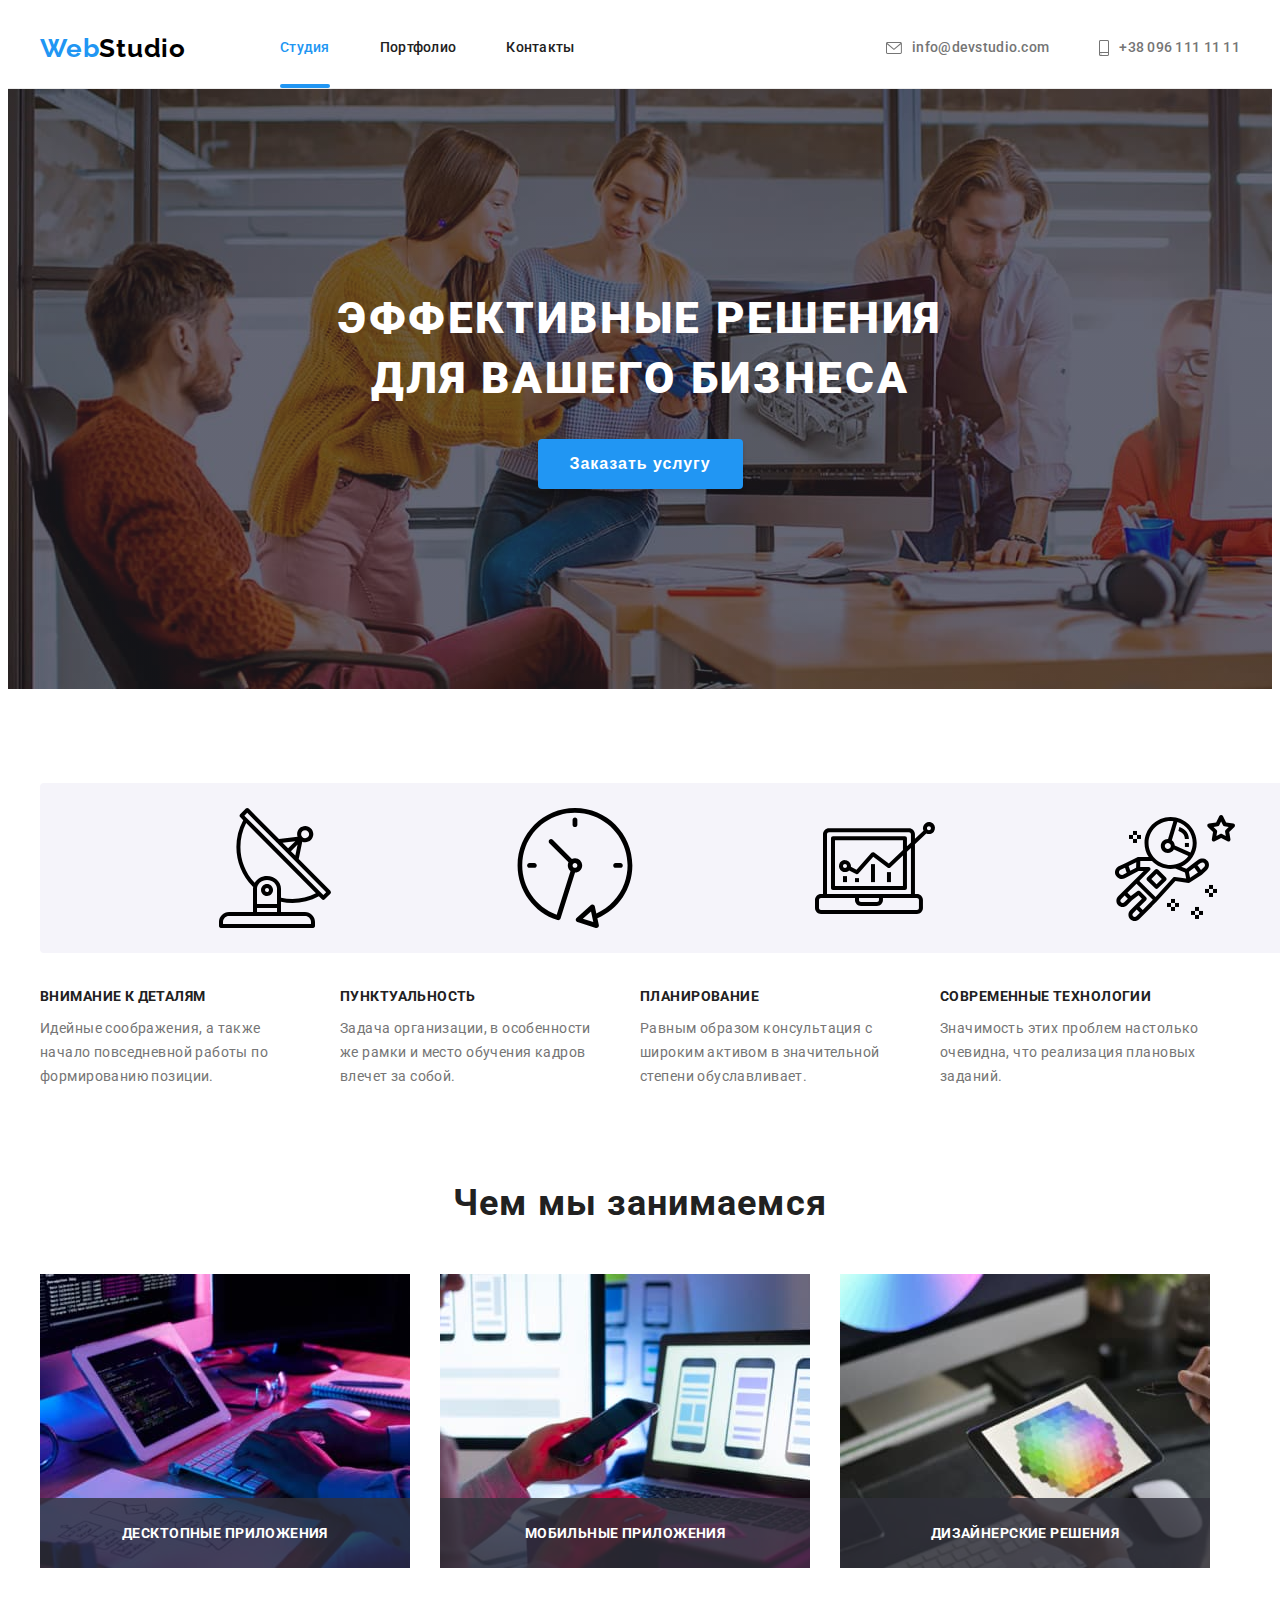
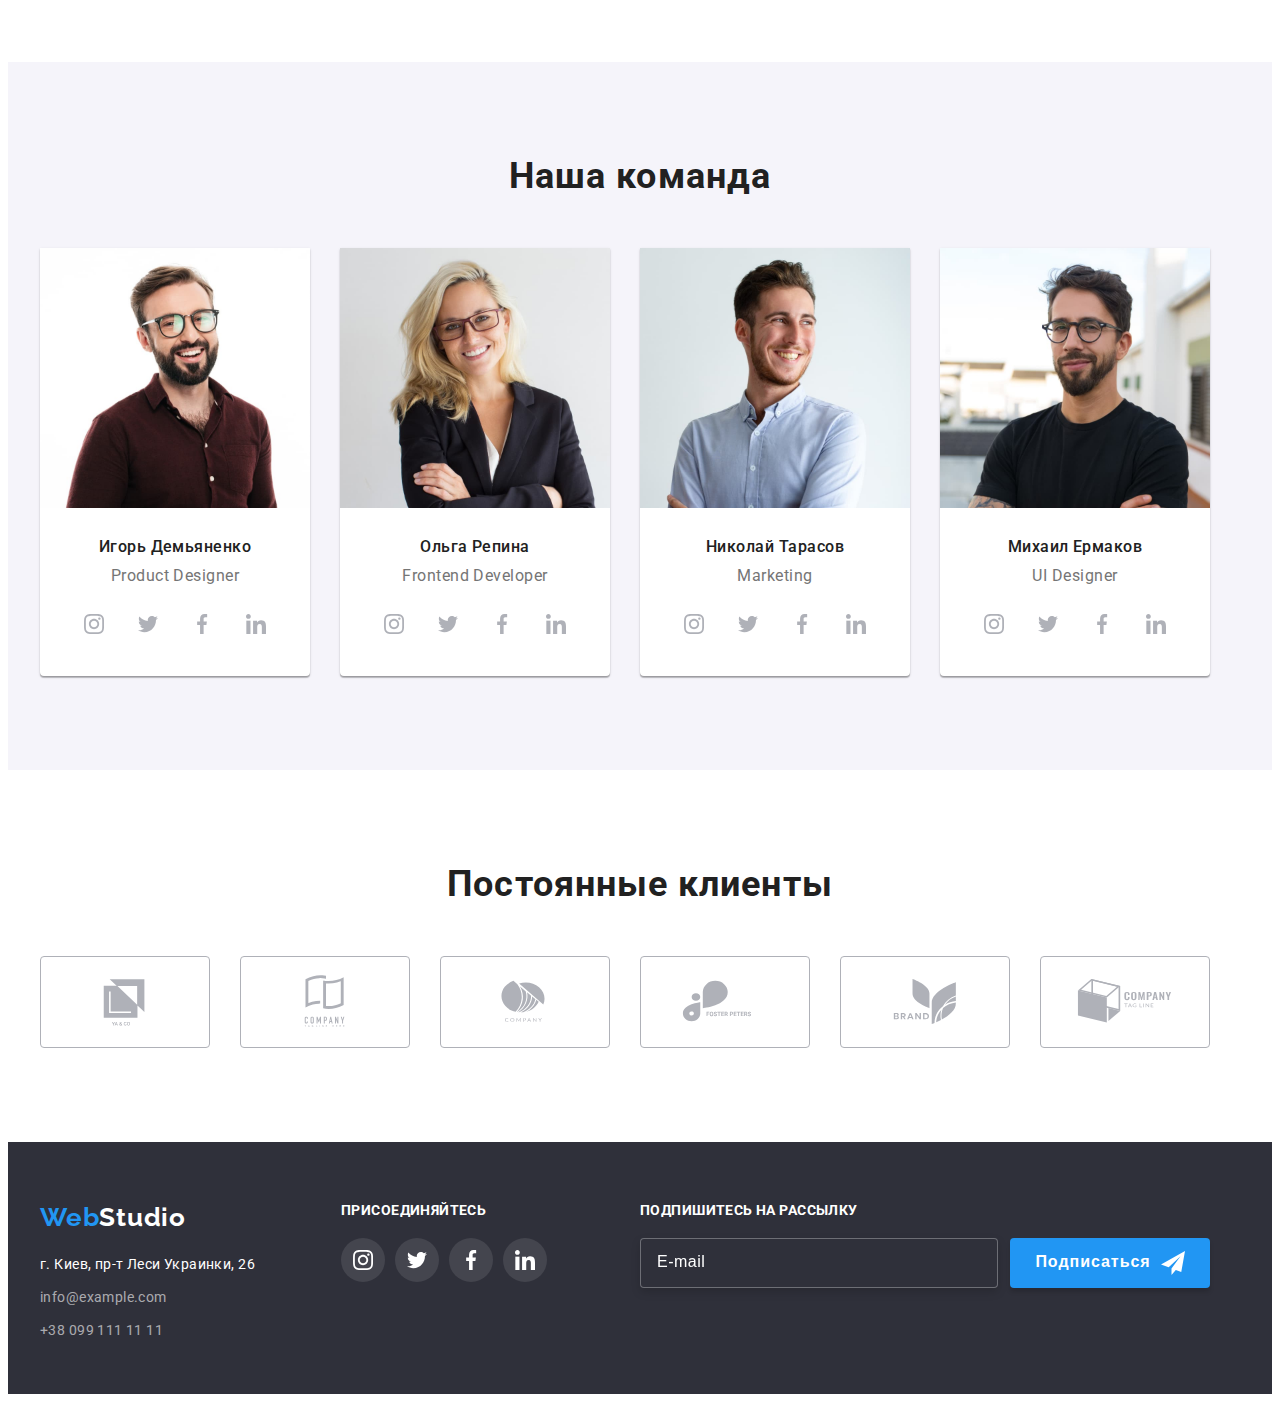
<file: index.html>
<!DOCTYPE html>
<html lang="ru">
  <head>
    <meta charset="UTF-8" />
    <meta http-equiv="X-UA-Compatible" content="IE=edge" />
    <meta name="viewport" content="width=device-width, initial-scale=1.0" />
    <title lang="en">WebStudio</title>
    <link rel="preconnect" href="https://fonts.gstatic.com" />
    <link
      href="https://fonts.googleapis.com/css2?family=Raleway:wght@700&family=Roboto:wght@400;500;700;900&display=swap"
      rel="stylesheet"
    />
    <link
      rel="stylesheet"
      href="https://cdnjs.cloudflare.com/ajax/libs/modern-normalize/1.0.0/modern-normalize.min.css"
      integrity="sha512-ISS7cAi1PEhQ8jnbJpJZMd29NlhNj4AWYyLOSp2CE/CsHxTCu+r+t0D2yoJudVrd0/8fTVPUVDzY5Tvli75u/g=="
      crossorigin="anonymous"
    />
    <link rel="stylesheet" href="./css/styles.css" />
  </head>
  <body>
    <!-- HEADER -->
    <header class="header">
      <div class="container header-container">
        <nav class="nav-header">
          <a class="link-logo link" href="./index.html" lang="en"
            ><span class="logo-first-part">Web</span>Studio</a
          >
          <ul class="menu">
            <li class="menu-item list">
              <a class="menu-link link current" href="./index.html">Студия</a>
            </li>
            <li class="menu-item list">
              <a class="menu-link link" href="./portfolio.html">Портфолио</a>
            </li>
            <li class="menu-item list">
              <a class="menu-link link" href="#">Контакты</a>
            </li>
          </ul>
        </nav>
        <ul class="list-contact">
          <li class="list-contact-item list">
            <a class="list-contact-link link" href="mailto:info@devstudio.com">
              <svg class="header-contact-icon envelope">
                <use href="./images/icons.svg#envelope"></use>
              </svg>
              info@devstudio.com</a
            >
          </li>
          <li class="list-contact-item list">
            <a class="list-contact-link link" href="tel:+380961111111">
              <svg class="header-contact-icon smartphone">
                <use href="./images/icons.svg#smartphone"></use>
              </svg>
              +38 096 111 11 11</a
            >
          </li>
        </ul>
      </div>
    </header>
    <main>
      <!--HERO-->
      <div class="overlay">
        <section class="hero-section">
          <h1 class="hero-title">
            Эффективные решения <br />
            для вашего бизнеса
          </h1>
          <div class="button">
            <button class="modal-btn" type="button" data-modal-open>
              Заказать услугу
            </button>
          </div>
        </section>
      </div>
      <!--ADVANTAGE-->
      <section class="advantage-section section">
        <div class="container">
          <h2 class="visually-hidden">Преимущества</h2>
          <ul class="advantage-list list">
            <li class="advantage-list-item">
              <svg class="advantage-icon-border">
                <use
                  class="advantage-icon"
                  href="./images/icons.svg#antenna"
                ></use>
              </svg>

              <h3 class="advantage-title">Внимание к деталям</h3>
              <p class="description">
                Идейные соображения, а также начало повседневной работы по
                формированию позиции.
              </p>
            </li>
            <li class="advantage-list-item">
              <svg class="advantage-icon-border">
                <use
                  class="advantage-icon"
                  href="./images/icons.svg#clock"
                ></use>
              </svg>

              <h3 class="advantage-title">Пунктуальность</h3>
              <p class="description">
                Задача организации, в особенности же рамки и место обучения
                кадров влечет за собой.
              </p>
            </li>
            <li class="advantage-list-item">
              <svg class="advantage-icon-border">
                <use
                  class="advantage-icon"
                  href="./images/icons.svg#diagram"
                ></use>
              </svg>
              <h3 class="advantage-title">Планирование</h3>
              <p class="description">
                Равным образом консультация с широким активом в значительной
                степени обуславливает.
              </p>
            </li>
            <li class="advantage-list-item">
              <svg class="advantage-icon-border">
                <use
                  class="advantage-icon"
                  href="./images/icons.svg#astronaut"
                ></use>
              </svg>
              <h3 class="advantage-title">Современные технологии</h3>
              <p class="description">
                Значимость этих проблем настолько очевидна, что реализация
                плановых заданий.
              </p>
            </li>
          </ul>
        </div>
      </section>

      <!--DOING-->
      <section class="section-doing section">
        <div class="container">
          <h2 class="title">Чем мы занимаемся</h2>
          <ul class="doing-list">
            <li class="doing-list-item list">
              <div class="doing-list-image-wrapper">
                <img
                  class="doing-list-image"
                  src="./images/doing/doing-1.jpg"
                  alt="Работаем на ноутбуке"
                  width="370"
                  height="294"
                />
                <div class="overlay-wrapper">
                  <p class="overlay-doing">Десктопные приложения</p>
                </div>
              </div>
            </li>
            <li class="doing-list-item list">
              <div class="doing-list-image-wrapper">
                <img
                  class="doing-list-image"
                  src="./images/doing/doing-2.jpg"
                  alt="Работаем на телефоне"
                  width="370"
                  height="294"
                />
                <div class="overlay-wrapper">
                  <p class="overlay-doing">Мобильные приложения</p>
                </div>
              </div>
            </li>
            <li class="doing-list-item list">
              <div class="doing-list-image-wrapper">
                <img
                  class="doing-list-image"
                  src="./images/doing/doing-3.jpg"
                  alt="Работаем на планшете"
                  width="370"
                  height="294"
                />
                <div class="overlay-wrapper">
                  <p class="overlay-doing">Дизайнерские решения</p>
                </div>
              </div>
            </li>
          </ul>
        </div>
      </section>

      <!--TEAM-->
      <section class="section-team section">
        <div class="container team-container">
          <h2 class="title">Наша команда</h2>
          <ul class="team-list">
            <li class="team-list-item list">
              <img
                class="team-list-image"
                src="./images/team/igor-1.jpg"
                alt="фото"
                width="270"
                height="260"
              />
              <div class="team-list-content">
                <h3 class="team-title">Игорь Демьяненко</h3>
                <p class="position" lang="en">Product Designer</p>
                <ul class="list soc-networks-list">
                  <li class="soc-networks-item">
                    <a class="soc-networks-link link" href="">
                      <svg class="soc-networks-icon">
                        <use href="./images/icons.svg#instagram"></use>
                      </svg>
                    </a>
                  </li>
                  <li class="soc-networks-item">
                    <a class="soc-networks-link link" href="">
                      <svg class="soc-networks-icon">
                        <use href="./images/icons.svg#twitter"></use>
                      </svg>
                    </a>
                  </li>
                  <li class="soc-networks-item">
                    <a class="soc-networks-link link" href="">
                      <svg class="soc-networks-icon">
                        <use href="./images/icons.svg#facebook"></use>
                      </svg>
                    </a>
                  </li>
                  <li class="soc-networks-item">
                    <a class="soc-networks-link link" href="">
                      <svg class="soc-networks-icon">
                        <use href="./images/icons.svg#linkedin"></use>
                      </svg>
                    </a>
                  </li>
                </ul>
              </div>
            </li>

            <li class="team-list-item list">
              <img
                class="team-list-image"
                src="./images/team/olga-2.jpg"
                alt="фото"
                width="270"
                height="260"
              />
              <div class="team-list-content">
                <h3 class="team-title">Ольга Репина</h3>
                <p class="position" lang="en">Frontend Developer</p>
                <ul class="list soc-networks-list">
                  <li class="soc-networks-item">
                    <a class="soc-networks-link link" href="">
                      <svg class="soc-networks-icon">
                        <use href="./images/icons.svg#instagram"></use>
                      </svg>
                    </a>
                  </li>
                  <li class="soc-networks-item">
                    <a class="soc-networks-link link" href="">
                      <svg class="soc-networks-icon">
                        <use href="./images/icons.svg#twitter"></use>
                      </svg>
                    </a>
                  </li>
                  <li class="soc-networks-item">
                    <a class="soc-networks-link link" href="">
                      <svg class="soc-networks-icon">
                        <use href="./images/icons.svg#facebook"></use>
                      </svg>
                    </a>
                  </li>
                  <li class="soc-networks-item">
                    <a class="soc-networks-link link" href="">
                      <svg class="soc-networks-icon">
                        <use href="./images/icons.svg#linkedin"></use>
                      </svg>
                    </a>
                  </li>
                </ul>
              </div>
            </li>
            <li class="team-list-item list">
              <img
                class="team-list-image"
                src="./images/team/nicholas-3.jpg"
                alt="фото"
                width="270"
                height="260"
              />
              <div class="team-list-content">
                <h3 class="team-title">Николай Тарасов</h3>
                <p class="position" lang="en">Marketing</p>
                <ul class="list soc-networks-list">
                  <li class="soc-networks-item">
                    <a class="soc-networks-link link" href="">
                      <svg class="soc-networks-icon">
                        <use href="./images/icons.svg#instagram"></use>
                      </svg>
                    </a>
                  </li>
                  <li class="soc-networks-item">
                    <a class="soc-networks-link link" href="">
                      <svg class="soc-networks-icon">
                        <use href="./images/icons.svg#twitter"></use>
                      </svg>
                    </a>
                  </li>
                  <li class="soc-networks-item">
                    <a class="soc-networks-link link" href="">
                      <svg class="soc-networks-icon">
                        <use href="./images/icons.svg#facebook"></use>
                      </svg>
                    </a>
                  </li>
                  <li class="soc-networks-item">
                    <a class="soc-networks-link link" href="">
                      <svg class="soc-networks-icon">
                        <use href="./images/icons.svg#linkedin"></use>
                      </svg>
                    </a>
                  </li>
                </ul>
              </div>
            </li>
            <li class="team-list-item list">
              <img
                class="team-list-image"
                src="./images/team/michael-4.jpg"
                alt="фото"
                width="270"
                height="260"
              />
              <div class="team-list-content">
                <h3 class="team-title">Михаил Ермаков</h3>
                <p class="position" lang="en">UI Designer</p>
                <ul class="list soc-networks-list">
                  <li class="soc-networks-item">
                    <a class="soc-networks-link link" href="">
                      <svg class="soc-networks-icon">
                        <use href="./images/icons.svg#instagram"></use>
                      </svg>
                    </a>
                  </li>
                  <li class="soc-networks-item">
                    <a class="soc-networks-link link" href="">
                      <svg class="soc-networks-icon">
                        <use href="./images/icons.svg#twitter"></use>
                      </svg>
                    </a>
                  </li>
                  <li class="soc-networks-item">
                    <a class="soc-networks-link link" href="">
                      <svg class="soc-networks-icon">
                        <use href="./images/icons.svg#facebook"></use>
                      </svg>
                    </a>
                  </li>
                  <li class="soc-networks-item">
                    <a class="soc-networks-link link" href="">
                      <svg class="soc-networks-icon">
                        <use href="./images/icons.svg#linkedin"></use>
                      </svg>
                    </a>
                  </li>
                </ul>
              </div>
            </li>
          </ul>
        </div>
      </section>
    </main>

    <!--CUSTOMERS-->
    <section class="section-customers section">
      <div class="container customers-container">
        <h2 class="title">Постоянные клиенты</h2>
        <ul class="customers-list list">
          <li class="customers-list-item">
            <a class="customers-list-link link" href="">
              <svg class="customers-icon">
                <use href="./images/icons.svg#icon-logo1"></use>
              </svg>
            </a>
          </li>
          <li class="customers-list-item">
            <a class="customers-list-link link" href="">
              <svg class="customers-icon">
                <use href="./images/icons.svg#icon-logo2"></use>
              </svg>
            </a>
          </li>
          <li class="customers-list-item">
            <a class="customers-list-link link" href="">
              <svg class="customers-icon">
                <use href="./images/icons.svg#icon-logo3"></use>
              </svg>
            </a>
          </li>
          <li class="customers-list-item">
            <a class="customers-list-link link" href="">
              <svg class="customers-icon">
                <use href="./images/icons.svg#icon-logo4"></use>
              </svg>
            </a>
          </li>
          <li class="customers-list-item">
            <a class="customers-list-link link" href="">
              <svg class="customers-icon">
                <use href="./images/icons.svg#icon-logo5"></use>
              </svg>
            </a>
          </li>
          <li class="customers-list-item">
            <a class="customers-list-link link" href="">
              <svg class="customers-icon">
                <use href="./images/icons.svg#icon-logo6"></use>
              </svg>
            </a>
          </li>
        </ul>
      </div>
    </section>
    <!--FOOTER-->
    <footer class="footer-section">
      <div class="container footer-container">
        <div class="contact">
          <a class="link-logo-footer link" href="./index.html" lang="en"
            ><span class="logo-first-part">Web</span>Studio</a
          >
          <address class="footer-contact">
            <ul class="contact-list">
              <li class="contact-list-item list">
                <a
                  class="contact-list-link link adress-color"
                  href="https://goo.gl/maps/uwmR4bDLLU36MTBo9"
                  target="_blank"
                  rel="noopener noreferrer"
                  >г. Киев, пр-т Леси Украинки, 26</a
                >
              </li>
              <li class="contact-list-item list">
                <a class="contact-list-link link" href="mailto:info@example.com"
                  >info@example.com</a
                >
              </li>
              <li class="contact-list-item list">
                <a class="contact-list-link link" href="tel:+380991111111"
                  >+38 099 111 11 11</a
                >
              </li>
            </ul>
          </address>
        </div>
        <div class="appeal">
          <h3 class="appeal-tittle">присоединяйтесь</h3>
          <ul class="appeal-list list">
            <li class="appeal-list-item">
              <a class="appeal-list-link link" href="">
                <svg class="appeal-social-icon">
                  <use href="./images/icons.svg#instagram"></use>
                </svg>
              </a>
            </li>
            <li class="appeal-list-item">
              <a class="appeal-list-link link" href="">
                <svg class="appeal-social-icon">
                  <use href="./images/icons.svg#twitter"></use>
                </svg>
              </a>
            </li>
            <li class="appeal-list-item">
              <a class="appeal-list-link link" href="">
                <svg class="appeal-social-icon">
                  <use href="./images/icons.svg#facebook"></use>
                </svg>
              </a>
            </li>
            <li class="appeal-list-item link">
              <a class="appeal-list-link" href="">
                <svg class="appeal-social-icon">
                  <use href="./images/icons.svg#linkedin"></use>
                </svg>
              </a>
            </li>
          </ul>
        </div>
        <form action="#" class="footer-form">
          <p class="footer-form-head">Подпишитесь на рассылку</p>
          <div class="futer-form-position">
            <label class="footer-form-field">
              <input
                type="email"
                name="email"
                class="footer-form-input"
                placeholder="E-mail"
              />
            </label>
            <button type="submit" class="footer-form-btn">Подписаться</button>
          </div>
        </form>
      </div>
    </footer>
    <!--MODAL WINDOW-->
    <div class="backdrop is-hidden" data-modal>
      <div class="modal">
        <button type="button" class="modal-close-btn" data-modal-close>
          <svg class="close-btn-icon">
            <use href="./images/icons.svg#icon-close-black"></use>
          </svg>
        </button>
        <form action="#" class="modal-form">
          <p class="modal-form-head">Оставьте свои данные, мы вам перезвоним</p>
          <label class="modal-form-field">
            Имя
            <span class="modal-form-input-wrapper">
              <input
                type="text"
                name="user-name"
                class="modal-form-input"
                required
              />
              <svg class="modal-form-icon">
                <use href="./images/icons.svg#icon-person"></use>
              </svg>
            </span>
          </label>
          <label class="modal-form-field">
            Телефон
            <span class="modal-form-input-wrapper">
              <input
                type="tel"
                name="user-phone"
                class="modal-form-input"
                required
              />
              <svg class="modal-form-icon">
                <use href="./images/icons.svg#modal-phone"></use>
              </svg>
            </span>
          </label>
          <label class="modal-form-field">
            Почта
            <span class="modal-form-input-wrapper">
              <input
                type="email"
                name="user-mail"
                class="modal-form-input"
                required
              />
              <svg class="modal-form-icon">
                <use href="./images/icons.svg#modal-email"></use>
              </svg>
            </span>
          </label>
          <label class="modal-form-field">
            Комментарий
            <textarea
              name="user-coment"
              class="modal-form-coment"
              placeholder="Введите текст"
            ></textarea>
          </label>
          <input
            type="checkbox"
            name="user-policy"
            class="modal-form-checkbox visually-hidden"
            id="checkbox-policy"
            required
          />
          <label for="checkbox-policy" class="modal-form-checkbox-policy"
            >Соглашаюсь с рассылкой и принимаю
            <a href="" class="modal-form-policy-link">Условия договора</a>
          </label>
          <button type="submit" class="modal-form-btn">Отправить</button>
        </form>
      </div>
    </div>
    <script src="./js/modal.js"></script>
  </body>
</html>
</file>
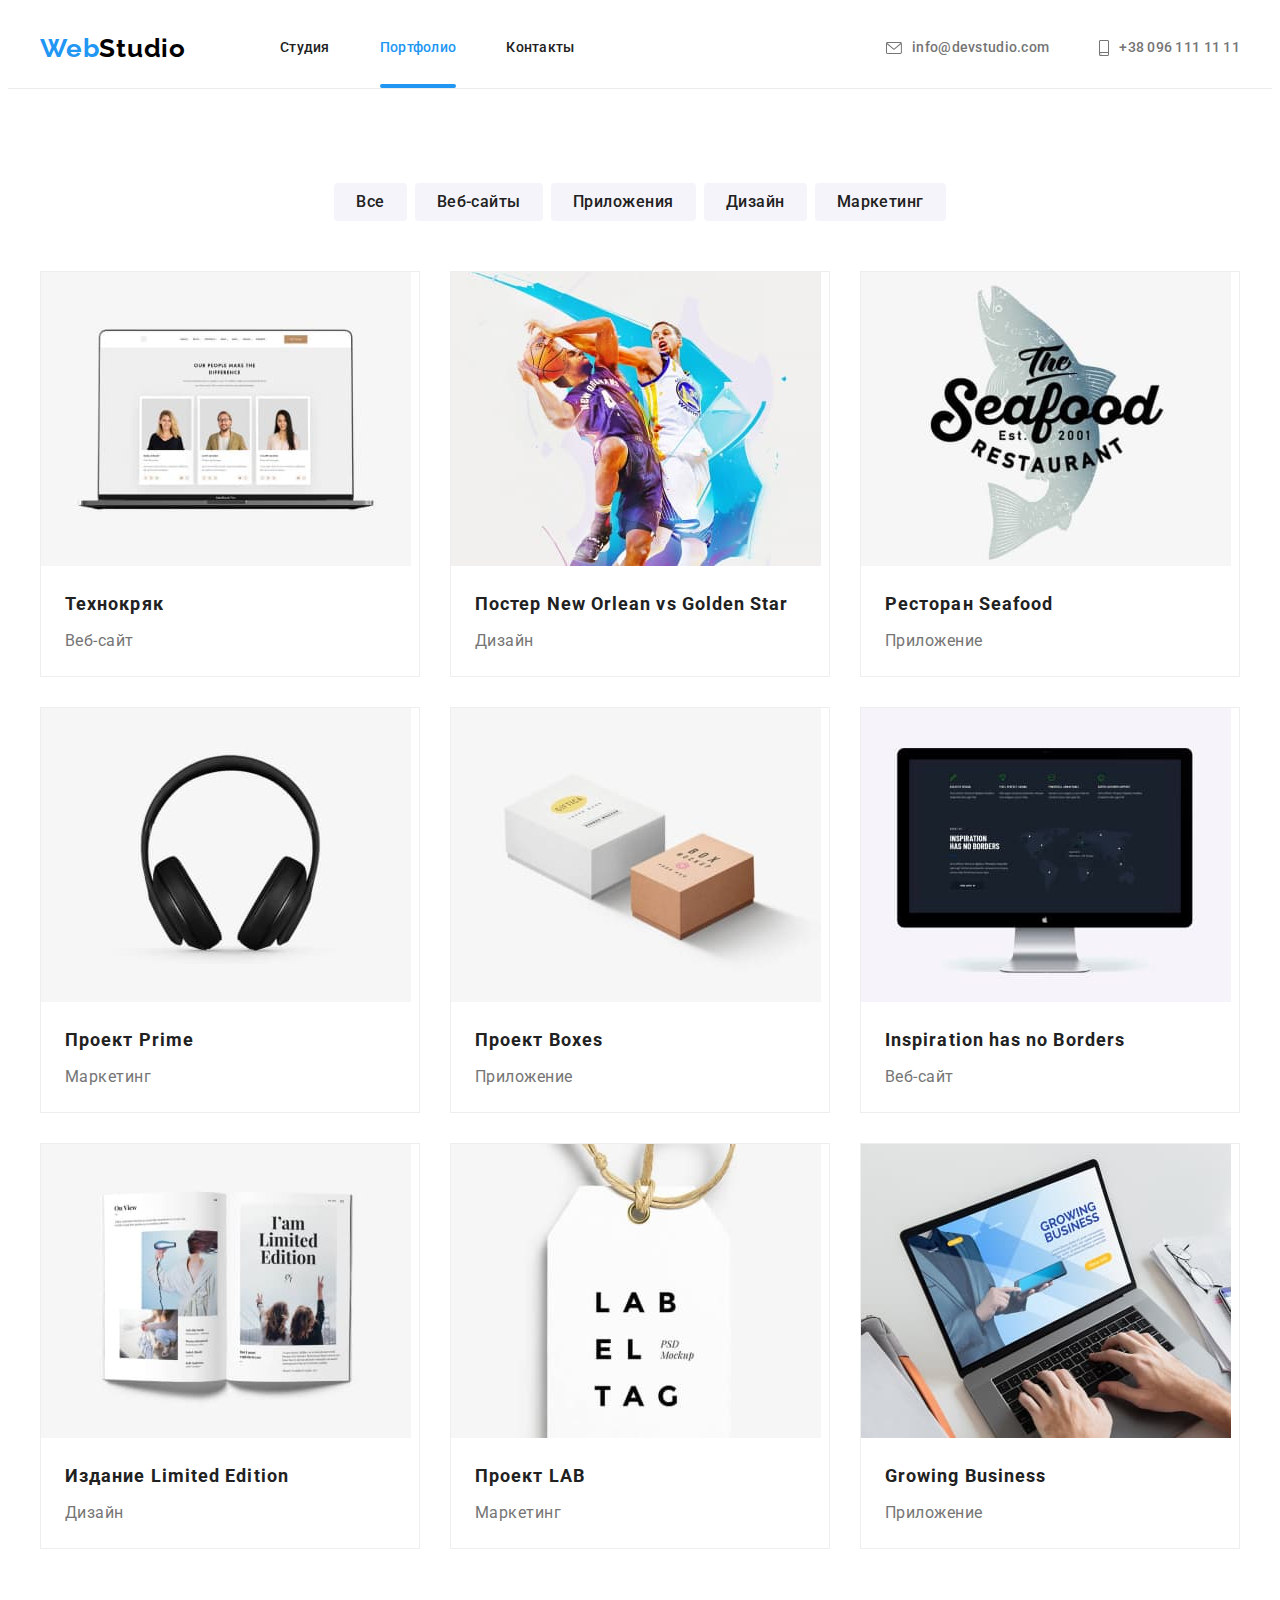
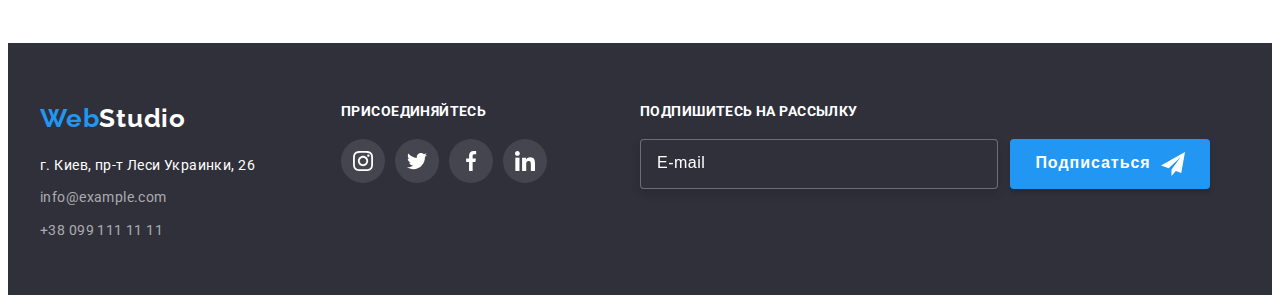
<file: portfolio.html>
<!DOCTYPE html>
<html lang="ru">
  <head>
    <meta charset="UTF-8" />
    <meta http-equiv="X-UA-Compatible" content="IE=edge" />
    <meta name="viewport" content="width=device-width, initial-scale=1.0" />
    <title lang="en">WebStudio</title>
    <link rel="preconnect" href="https://fonts.gstatic.com" />
    <link
      href="https://fonts.googleapis.com/css2?family=Raleway:wght@700&family=Roboto:wght@400;500;700;900&display=swap"
      rel="stylesheet"
    />
    <link
      rel="stylesheet"
      href="https://cdnjs.cloudflare.com/ajax/libs/modern-normalize/1.0.0/modern-normalize.min.css"
      integrity="sha512-ISS7cAi1PEhQ8jnbJpJZMd29NlhNj4AWYyLOSp2CE/CsHxTCu+r+t0D2yoJudVrd0/8fTVPUVDzY5Tvli75u/g=="
      crossorigin="anonymous"
    />
    <link rel="stylesheet" href="./css/styles.css" />
  </head>
  <body>
    <!-- HEADER -->
    <header class="header">
      <div class="container header-container">
        <nav class="nav-header">
          <a class="link-logo link" href="./index.html" lang="en"
            ><span class="logo-first-part">Web</span>Studio</a
          >
          <ul class="menu">
            <li class="menu-item list">
              <a class="menu-link link" href="./index.html">Студия</a>
            </li>
            <li class="menu-item list">
              <a class="menu-link link current" href="./portfolio.html"
                >Портфолио</a
              >
            </li>
            <li class="menu-item list">
              <a class="menu-link link" href="#">Контакты</a>
            </li>
          </ul>
        </nav>
        <ul class="list-contact">
          <li class="list-contact-item list">
            <a class="list-contact-link link" href="mailto:info@devstudio.com">
              <svg class="header-contact-icon envelope">
                <use href="./images/icons.svg#envelope"></use>
              </svg>
              info@devstudio.com</a
            >
          </li>
          <li class="list-contact-item list">
            <a class="list-contact-link link" href="tel:+380961111111">
              <svg class="header-contact-icon smartphone">
                <use href="./images/icons.svg#smartphone"></use>
              </svg>
              +38 096 111 11 11</a
            >
          </li>
        </ul>
      </div>
    </header>

    <main>
      <!--PORTFOLIO-->
      <section class="portfolio-section section">
        <div class="container">
          <h2 class="visually-hidden">Портфолио</h2>
          <ul class="list-filter list">
            <li class="list-filter-item">
              <button class="filter-button" type="button">Все</button>
            </li>
            <li class="list-filter-item">
              <button class="filter-button" type="button">Веб-сайты</button>
            </li>
            <li class="list-filter-item">
              <button class="filter-button" type="button">Приложения</button>
            </li>
            <li class="list-filter-item">
              <button class="filter-button" type="button">Дизайн</button>
            </li>
            <li class="list-filter-item">
              <button class="filter-button" type="button">Маркетинг</button>
            </li>
          </ul>

          <ul class="list-portfolio list">
            <li class="list-portfolio-item">
              <a href="#" class="list-potfolio-link-wrapper link">
                <div class="list-portfolio-img-wrapper">
                  <img
                    class="list-portfolio-image"
                    src="./images/portfolio/portfolio-1.jpg"
                    alt="Фото сотрудников"
                  />
                  <p class="overlay-portfolio">
                    Технокряк это современная площадка распространения
                    коронавируса. Компании используют эту платформу для
                    цифрового шпионажа и атак на защищённые сервера конкурентов
                  </p>
                </div>
                <div class="list-portfolio-content">
                  <h3 class="list-portfolio-title">Технокряк</h3>
                  <p class="description-portfolio">Веб-сайт</p>
                </div>
              </a>
            </li>
            <li class="list-portfolio-item">
              <a href="#" class="list-potfolio-link-wrapper link">
                <div class="list-portfolio-img-wrapper">
                  <img
                    class="list-portfolio-image"
                    src="./images/portfolio/portfolio-2.jpg"
                    alt="Двое парней играют в баскетбол"
                  />
                  <p class="overlay-portfolio">
                    Технокряк это современная площадка распространения
                    коронавируса. Компании используют эту платформу для
                    цифрового шпионажа и атак на защищённые сервера конкурентов
                  </p>
                </div>
                <div class="list-portfolio-content">
                  <h3 class="list-portfolio-title">
                    Постер <span lang="en">New Orlean vs Golden Star</span>
                  </h3>
                  <p class="description-portfolio">Дизайн</p>
                </div>
              </a>
            </li>
            <li class="list-portfolio-item">
              <a href="#" class="list-potfolio-link-wrapper link">
                <div class="list-portfolio-img-wrapper">
                  <img
                    class="list-portfolio-image"
                    src="./images/portfolio/portfolio-3.jpg"
                    alt="Рыба"
                  />
                  <p class="overlay-portfolio">
                    Технокряк это современная площадка распространения
                    коронавируса. Компании используют эту платформу для
                    цифрового шпионажа и атак на защищённые сервера конкурентов
                  </p>
                </div>
                <div class="list-portfolio-content">
                  <h3 class="list-portfolio-title">
                    Ресторан <span lang="en">Seafood</span>
                  </h3>
                  <p class="description-portfolio">Приложение</p>
                </div>
              </a>
            </li>
            <li class="list-portfolio-item">
              <a href="#" class="list-potfolio-link-wrapper link">
                <div class="list-portfolio-img-wrapper">
                  <img
                    class="list-portfolio-image"
                    src="./images/portfolio/portfolio-4.jpg"
                    alt="Наушники"
                  />
                  <p class="overlay-portfolio">
                    Технокряк это современная площадка распространения
                    коронавируса. Компании используют эту платформу для
                    цифрового шпионажа и атак на защищённые сервера конкурентов
                  </p>
                </div>
                <div class="list-portfolio-content">
                  <h3 class="list-portfolio-title">
                    Проект <span lang="en">Prime</span>
                  </h3>
                  <p class="description-portfolio">Маркетинг</p>
                </div>
              </a>
            </li>
            <li class="list-portfolio-item">
              <a href="#" class="list-potfolio-link-wrapper link">
                <div class="list-portfolio-img-wrapper">
                  <img
                    class="list-portfolio-image"
                    src="./images/portfolio/portfolio-5.jpg"
                    alt="Коробки"
                  />
                  <p class="overlay-portfolio">
                    Технокряк это современная площадка распространения
                    коронавируса. Компании используют эту платформу для
                    цифрового шпионажа и атак на защищённые сервера конкурентов
                  </p>
                </div>
                <div class="list-portfolio-content">
                  <h3 class="list-portfolio-title">
                    Проект <span lang="en">Boxes</span>
                  </h3>
                  <p class="description-portfolio">Приложение</p>
                </div>
              </a>
            </li>
            <li class="list-portfolio-item">
              <a href="#" class="list-potfolio-link-wrapper link">
                <div class="list-portfolio-img-wrapper">
                  <img
                    class="list-portfolio-image"
                    src="./images/portfolio/portfolio-6.jpg"
                    alt="Монитор"
                  />
                  <p class="overlay-portfolio">
                    Технокряк это современная площадка распространения
                    коронавируса. Компании используют эту платформу для
                    цифрового шпионажа и атак на защищённые сервера конкурентов
                  </p>
                </div>
                <div class="list-portfolio-content">
                  <h3 class="list-portfolio-title" lang="en">
                    Inspiration has no Borders
                  </h3>
                  <p class="description-portfolio">Веб-сайт</p>
                </div>
              </a>
            </li>
            <li class="list-portfolio-item">
              <a href="#" class="list-potfolio-link-wrapper link">
                <div class="list-portfolio-img-wrapper">
                  <img
                    class="list-portfolio-image"
                    src="./images/portfolio/portfolio-7.jpg"
                    alt="Открытая книга"
                  />
                  <p class="overlay-portfolio">
                    Технокряк это современная площадка распространения
                    коронавируса. Компании используют эту платформу для
                    цифрового шпионажа и атак на защищённые сервера конкурентов
                  </p>
                </div>
                <div class="list-portfolio-content">
                  <h3 class="list-portfolio-title">
                    Издание <span lang="en">Limited Edition</span>
                  </h3>
                  <p class="description-portfolio">Дизайн</p>
                </div>
              </a>
            </li>
            <li class="list-portfolio-item">
              <a href="#" class="list-potfolio-link-wrapper link">
                <div class="list-portfolio-img-wrapper">
                  <img
                    class="list-portfolio-image"
                    src="./images/portfolio/portfolio-8.jpg"
                    alt="Бирка"
                  />
                  <p class="overlay-portfolio">
                    Технокряк это современная площадка распространения
                    коронавируса. Компании используют эту платформу для
                    цифрового шпионажа и атак на защищённые сервера конкурентов
                  </p>
                </div>
                <div class="list-portfolio-content">
                  <h3 class="list-portfolio-title">
                    Проект <span lang="en">LAB</span>
                  </h3>
                  <p class="description-portfolio">Маркетинг</p>
                </div>
              </a>
            </li>
            <li class="list-portfolio-item">
              <a href="#" class="list-potfolio-link-wrapper link">
                <div class="list-portfolio-img-wrapper">
                  <img
                    class="list-portfolio-image"
                    src="./images/portfolio/portfolio-9.jpg"
                    alt="Ноутбук"
                  />
                  <p class="overlay-portfolio">
                    Технокряк это современная площадка распространения
                    коронавируса. Компании используют эту платформу для
                    цифрового шпионажа и атак на защищённые сервера конкурентов
                  </p>
                </div>
                <div class="list-portfolio-content">
                  <h3 class="list-portfolio-title" lang="en">
                    Growing Business
                  </h3>
                  <p class="description-portfolio">Приложение</p>
                </div>
              </a>
            </li>
          </ul>
        </div>
      </section>
    </main>

    <!--FOOTER-->
    <footer class="footer-section">
      <div class="container footer-container">
        <div class="contact">
          <a class="link-logo-footer link" href="./index.html" lang="en"
            ><span class="logo-first-part">Web</span>Studio</a
          >
          <address class="footer-contact">
            <ul class="contact-list">
              <li class="contact-list-item list">
                <a
                  class="contact-list-link link adress-color"
                  href="https://goo.gl/maps/uwmR4bDLLU36MTBo9"
                  target="_blank"
                  rel="noopener noreferrer"
                  >г. Киев, пр-т Леси Украинки, 26</a
                >
              </li>
              <li class="contact-list-item list">
                <a class="contact-list-link link" href="mailto:info@example.com"
                  >info@example.com</a
                >
              </li>
              <li class="contact-list-item list">
                <a class="contact-list-link link" href="tel:+380991111111"
                  >+38 099 111 11 11</a
                >
              </li>
            </ul>
          </address>
        </div>
        <div class="appeal">
          <h3 class="appeal-tittle">присоединяйтесь</h3>
          <ul class="appeal-list list">
            <li class="appeal-list-item">
              <a class="appeal-list-link link" href="">
                <svg class="appeal-social-icon">
                  <use href="./images/icons.svg#instagram"></use>
                </svg>
              </a>
            </li>
            <li class="appeal-list-item">
              <a class="appeal-list-link link" href="">
                <svg class="appeal-social-icon">
                  <use href="./images/icons.svg#twitter"></use>
                </svg>
              </a>
            </li>
            <li class="appeal-list-item">
              <a class="appeal-list-link link" href="">
                <svg class="appeal-social-icon">
                  <use href="./images/icons.svg#facebook"></use>
                </svg>
              </a>
            </li>
            <li class="appeal-list-item link">
              <a class="appeal-list-link" href="">
                <svg class="appeal-social-icon">
                  <use href="./images/icons.svg#linkedin"></use>
                </svg>
              </a>
            </li>
          </ul>
        </div>
        <form action="#" class="footer-form">
          <p class="footer-form-head">Подпишитесь на рассылку</p>
          <div class="futer-form-position">
            <label class="footer-form-field">
              <input
                type="email"
                name="email"
                class="footer-form-input"
                placeholder="E-mail"
              />
            </label>
            <button type="submit" class="footer-form-btn">Подписаться</button>
          </div>
        </form>
      </div>
    </footer>
  </body>
</html>
</file>
<file: css/styles.css>
:root {
  --main-font: "Roboto", sans-serif;
  --secondary-font: "Raleway", sans-serif;
  --accent-color: #2196f3;
  --main-grey-color: #757575;
  --main-black-color: #212121;
  --gap-card-set: 30px;
  --duration: 250ms;
  --timing-function: cubic-bezier(0.4, 0, 0.2, 1);
}

h1,
h2,
h3,
h4,
h5,
h6,
p {
  margin-top: 0;
  margin-bottom: 0;
}

ul,
ol {
  margin-top: 0;
  margin-bottom: 0;
  padding-left: 0;
}

img {
  display: block;
  max-width: 100%;
  height: auto;
}

.list {
  list-style: none;
}

.link {
  text-decoration: none;
}

.container {
  width: 1200px;
  padding-left: 15px;
  padding-right: 15px;
  margin: 0 auto;
}

.section {
  padding-top: 94px;
  padding-bottom: 94px;
}
body {
  font-family: var(--main-font);
}

.visually-hidden {
  position: absolute !important;
  clip: rect(1px 1px 1px 1px); /* IE6, IE7 */
  clip: rect(1px, 1px, 1px, 1px);
  padding: 0 !important;
  border: 0 !important;
  height: 1px !important;
  width: 1px !important;
  overflow: hidden;
}

/* ============= COMPONENTS ============= */
.title {
  font-weight: 700;
  font-size: 36px;
  line-height: 1.16;
  text-align: center;
  letter-spacing: 0.03em;
  color: var(--main-black-color);
  margin-bottom: 50px;
}

.soc-networks-list {
  display: flex;
  justify-content: space-between;
  width: 206px;
  height: 44px;
  margin: auto;
}

.soc-networks-link {
  display: flex;
  justify-content: center;
  align-items: center;
  width: 44px;
  height: 44px;
  background-color: #ffffff;
  border-radius: 50%;
  transition: background-color var(--duration) var(--timing-function);
}

.soc-networks-link:hover,
.soc-networks-link:focus {
  background-color: var(--accent-color);
}

.soc-networks-icon {
  width: 20px;
  height: 20px;
  fill: #afb1b8;
  transition: fill var(--duration) var(--timing-function);
}

.soc-networks-link:hover .soc-networks-icon,
.soc-networks-link:focus .soc-networks-icon {
  fill: #ffffff;
}

/* =============END COMPONENTS ============= */

/*===================HEADER===================*/

.header {
  border-bottom: 1px solid #ececec;
}
.header-container {
  display: flex;
  align-items: center;
  justify-content: space-between;
}

.nav-header {
  display: flex;
  align-items: center;
}

.link-logo {
  font-family: var(--secondary-font);
  font-weight: 700;
  font-size: 26px;
  line-height: 1.19;
  letter-spacing: 0.03em;
  color: #000000;
  margin-right: 94px;
}

.logo-first-part {
  color: #2196f3;
}
.menu {
  display: flex;
}

.menu-item:not(:last-child) {
  margin-right: 50px;
}

.menu-link {
  font-weight: 500;
  font-size: 14px;
  line-height: 1.14;
  letter-spacing: 0.02em;
  color: var(--main-black-color);
  position: relative;
  display: block;
  padding-top: 32px;
  padding-bottom: 32px;
  transition: color var(--duration) var(--timing-function);
}

.menu-link.current::after {
  content: "";
  position: absolute;
  left: 0;
  bottom: 0;
  display: block;
  width: 100%;
  height: 4px;
  background-color: var(--accent-color);
  border-radius: 2px;
}

.current {
  color: var(--accent-color);
}

.menu-link:hover,
.menu-link:focus {
  color: var(--accent-color);
}

.list-contact {
  display: flex;
  align-items: center;
}

.list-contact-item {
  display: flex;
  justify-content: center;
  align-items: center;
}
.list-contact-item:not(:last-child) {
  margin-right: 50px;
}

.header-contact-icon {
  fill: var(--main-grey-color);
  margin-right: 10px;
  transition: fill var(--duration) var(--timing-function);
}

.envelope {
  width: 16px;
  height: 12px;
  fill: currentColor;
}
.smartphone {
  width: 10px;
  height: 16px;
  fill: currentColor;
}

.list-contact-link {
  display: flex;
  justify-content: center;
  align-items: center;
  font-weight: 500;
  font-size: 14px;
  line-height: 1.4;
  letter-spacing: 0.02em;
  color: var(--main-grey-color);
  transition: color var(--duration) var(--timing-function);
}

.list-contact-link:hover,
.list-contact-link:focus {
  color: var(--accent-color);
}
.header-contact-icon:hover,
.header-contact-icon:focus {
  fill: var(--accent-color);
}
.list-contact-link:hover .header-contact-icon,
.list-contact-link:focus .header-contact-icon {
  fill: var(--accent-color);
}

/*=================END HEADER=================*/

/*===================HERO=====================*/

.overlay {
  max-width: 1600px;
  height: 600px;
  margin-left: auto;
  margin-right: auto;
  background-color: #c4c4c4;
  background-image: linear-gradient(
      to right,
      rgba(47, 48, 58, 0.4),
      rgba(47, 48, 58, 0.4)
    ),
    url(../images/hero/bg.jpg);
  background-repeat: no-repeat;
  background-size: cover;
}

.hero-section {
  text-align: center;
  padding-top: 200px;
  padding-bottom: 200px;
}
.hero-title {
  font-weight: 900;
  font-size: 44px;
  line-height: 1.36;
  text-align: center;
  letter-spacing: 0.06em;
  color: #ffffff;
  text-transform: uppercase;
  margin-bottom: 30px;
}

.modal-btn {
  padding: 10px 32px;
  border-radius: 4px;
  font-weight: 700;
  font-size: 16px;
  line-height: 1.87;
  letter-spacing: 0.06em;
  background-color: #2196f3;
  color: #ffffff;
  cursor: pointer;
  border: #2196f3;
  box-shadow: 0px 4px 4px rgba(0, 0, 0, 0.15);
  transition: background-color var(--duration) var(--timing-function);
}

.modal-btn:hover,
.modal-btn:focus {
  background-color: #188ce8;
}

/*=================END HERO=================*/

/*=================ADVANTAGE=================*/

.advantage-section {
  padding-bottom: 0;
}

.visually-hidden {
  position: absolute;
  width: 1px;
  height: 1px;
  margin: -1px;
  border: 0;
  padding: 0;
  white-space: nowrap;
  clip-path: inset(100%);
  clip: rect(0 0 0 0);
  overflow: hidden;
}
.advantage-list {
  display: flex;
}

.advantage-list-item {
  width: 270px;
  /*height: 101px;*/
}
.advantage-list-item:not(:last-child) {
  margin-right: 30px;
}

.advantage-icon-border {
  padding: 25px 100px;
  width: 270px;
  height: 120px;
  background: #f5f4fa;
  border-radius: 4px;
  margin-bottom: 30px;
}
.advantage-icon {
  width: 70px;
  height: 70px;
}
.advantage-title {
  font-size: 14px;
  line-height: 1.42;
  letter-spacing: 0.03em;
  text-transform: uppercase;
  color: var(--main-black-color);
  margin-bottom: 10px;
}

.description {
  font-size: 14px;
  line-height: 1.71;
  letter-spacing: 0.03em;
  color: var(--main-grey-color);
}
/*=================END ADVANTAGE=================*/

/*=================DOING=================*/

.doing-list {
  display: flex;
  justify-content: center;
  margin-right: calc(- 1 * var(--gap-card-set));
}

.doing-list-item {
  margin-right: var(--gap-card-set);
}

.doing-list-image-wrapper {
  position: relative;
}

.overlay-wrapper {
  position: absolute;
  bottom: 0;
  left: 0;
  width: 100%;
  height: 70px;
  background-color: rgba(47, 48, 58, 0.8);
}

.overlay-doing {
  position: absolute;
  width: 100%;
  height: 100%;
  padding-top: 27px;
  padding-bottom: 27px;
  font-family: var(--main-font);
  font-weight: 700;
  font-size: 14px;
  line-height: 16px;
  text-align: center;
  letter-spacing: 0.03em;
  text-transform: uppercase;
  color: #ffffff;
}

/*=================END DOING=================*/

/*=================TEAM=================*/

.section-team {
  background: #f5f4fa;
}

.team-list {
  display: flex;
  margin-right: calc(- 1 * var(--gap-card-set));
}

.team-list-item {
  width: 270px;
  height: 428px;
  flex-basis: calc(100% / 4 - var(--gap-card-set));
  margin-right: var(--gap-card-set);
  background: #ffffff;
  box-shadow: 0px 1px 3px rgba(0, 0, 0, 0.12), 0px 1px 1px rgba(0, 0, 0, 0.14),
    0px 2px 1px rgba(0, 0, 0, 0.2);
  border-radius: 0px 0px 4px 4px;
}

.team-list-content {
  padding-top: 30px;
  padding-bottom: 30px;
}

.team-title {
  font-weight: 500;
  font-size: 16px;
  line-height: 1.18;
  letter-spacing: 0.03em;
  color: var(--main-black-color);
  margin-bottom: 10px;
  text-align: center;
}

.position {
  font-weight: 400;
  font-size: 16px;
  line-height: 1.18;
  letter-spacing: 0.03em;
  color: var(--main-grey-color);
  text-align: center;
  margin-bottom: 16px;
}

/*=================END TEAM=================*/

/*=================CUSTOMERS=================*/

.customers-list {
  display: flex;
}

.customers-list-item:not(:last-child) {
  margin-right: 30px;
}

.customers-list-link {
  display: flex;
  align-items: center;
  justify-content: center;
  width: 170px;
  height: 92px;
  border: 1px solid #afb1b8;
  box-sizing: border-box;
  border-radius: 4px;
  transition: border 250ms cubic-bezier(0.4, 0, 0.2, 1);
}

.customers-icon {
  width: 106px;
  height: 60px;
  fill: #afb1b8;
  transition: fill var(--duration) var(--timing-function);
}
.customers-list-link:hover,
.customers-list-link:focus {
  border: 1px solid var(--accent-color);
}
.customers-list-link:focus {
  outline: none;
}

.customers-icon:hover,
.customers-icon:focus {
  fill: var(--accent-color);
}

.customers-list-link:hover .customers-icon,
.customers-list-link:focus .customers-icon {
  fill: var(--accent-color);
}
/*===============END CUSTOMERS===============*/

/*=================FOOTER=================*/

.footer-section {
  padding-top: 60px;
  padding-bottom: 60px;
  background: #2f303a;
}

.footer-container {
  display: flex;
  flex-wrap: nowrap;
}

.link-logo-footer {
  font-family: var(--secondary-font);
  font-weight: 700;
  font-size: 26px;
  line-height: 1.19;
  letter-spacing: 0.03em;
  color: #ffffff;
}

.footer-contact {
  width: 231px;
  height: 81px;
  margin-top: 20px;
  margin-right: 70px;
}

.contact-list-item:not(:last-child) {
  margin-bottom: 9px;
}

.contact-list-link {
  font-style: normal;
  font-weight: 400;
  font-size: 14px;
  line-height: 1.71;
  letter-spacing: 0.03em;
  color: rgba(255, 255, 255, 0.6);
}

.adress-color {
  color: #ffffff;
}

.appeal-tittle {
  font-family: var(--main-font);
  font-weight: 700;
  font-size: 14px;
  line-height: 16px;
  letter-spacing: 0.03em;
  text-transform: uppercase;
  color: #ffffff;
  margin-bottom: 20px;
}
.appeal-list {
  display: flex;
}

.appeal-list-item {
  display: flex;
  justify-content: center;
  align-items: center;
  border-radius: 50%;
}

.appeal-list-item:not(:last-child) {
  margin-right: 10px;
}

.appeal-list-link {
  display: flex;
  justify-content: center;
  align-items: center;
  width: 44px;
  height: 44px;
  background: rgba(255, 255, 255, 0.1);
  border-radius: 50%;
  transition: background-color var(--duration) var(--timing-function);
}

.appeal-list-link:hover,
.appeal-list-link:focus {
  cursor: pointer;
  background-color: var(--accent-color);
}

.appeal-social-icon {
  display: flex;
  width: 20px;
  height: 20px;
  justify-content: center;
  align-items: center;
  fill: #ffffff;
}

.footer-form {
  margin-left: 93px;
}
.footer-form-head {
  font-weight: 700;
  font-size: 14px;
  line-height: 16px;
  letter-spacing: 0.03em;
  text-transform: uppercase;
  color: #ffffff;
  margin-bottom: 20px;
}

.futer-form-position {
  display: inline-flex;
  align-items: center;
}

.footer-form-input {
  width: 358px;
  height: 50px;
  border: 1px solid rgba(255, 255, 255, 0.3);
  box-sizing: border-box;
  filter: drop-shadow(0px 4px 4px rgba(0, 0, 0, 0.15));
  border-radius: 4px;
  padding: 15px 16px;
  background-color: #2f303a;
  margin-right: 12px;
}

.footer-form-input::placeholder {
  font-weight: 400;
  font-size: 16px;
  letter-spacing: 0.03em;
  color: rgb(255, 255, 255);
}

.footer-form-btn {
  width: 200px;
  height: 50px;
  background: #2196f3;
  box-shadow: 0px 4px 4px rgba(0, 0, 0, 0.15);
  border-radius: 4px;
  border: none;
  font-weight: 700;
  font-size: 16px;
  letter-spacing: 0.06em;
  color: #ffffff;
  cursor: pointer;
  align-items: center;
  text-align: center;
  padding-top: 10px;
  padding-bottom: 10px;
}

.footer-form-btn::after {
  display: inline-block;
  vertical-align: middle;
  content: "";
  width: 24px;
  height: 24px;
  margin-left: 10px;
  background-image: url("../images/icon-send.svg");
}
/*=================END FOOTER=================*/

/*=================PORTFOLIO=================*/

.list-filter {
  display: flex;
  justify-content: center;
  margin-bottom: 50px;
}

.list-filter-item:not(:last-child) {
  margin-right: 8px;
}

.filter-button {
  padding: 6px 22px;
  font-family: var(--main-font);
  font-weight: 500;
  font-size: 16px;
  line-height: 1.62;
  text-align: center;
  letter-spacing: 0.03em;
  color: var(--main-black-color);
  cursor: pointer;
  background: #f5f4fa;
  border-radius: 4px;
  border: #757575;
  transition: color var(--duration) var(--timing-function),
    background-color var(--duration) var(--timing-function);
}

.filter-button:hover,
.filter-button:focus {
  background-color: var(--accent-color);
  color: #ffffff;
  box-shadow: 0px 3px 1px rgba(0, 0, 0, 0.1), 0px 1px 2px rgba(0, 0, 0, 0.08),
    0px 2px 2px rgba(0, 0, 0, 0.12);
  border-radius: 4px;
}

.filter-button:active {
  background-color: var(--accent-color);
  color: #ffffff;
}

.list-portfolio {
  display: flex;
  flex-wrap: wrap;
  margin-right: -30px;
  margin-bottom: -30px;
}

.list-portfolio-item {
  flex-basis: calc((100% - 90px) / 3);
  margin-right: 30px;
  margin-bottom: 30px;
  background: #ffffff;
  border: 1px solid #eeeeee;
  box-sizing: border-box;
  transition: box-shadow var(--duration) var(--timing-function);
}

.list-portfolio-item:hover,
.list-portfolio-item:focus {
  box-shadow: 0px 1px 1px rgba(0, 0, 0, 0.12), 0px 4px 4px rgba(0, 0, 0, 0.06),
    1px 4px 6px rgba(0, 0, 0, 0.16);
  cursor: pointer;
}

.list-portfolio-img-wrapper {
  position: relative;
  overflow: hidden;
}

.list-portfolio-image {
  width: 370px;
  height: 294px;
}

.overlay-portfolio {
  position: absolute;
  top: 0;
  left: 0;
  width: 100%;
  height: 100%;
  color: #ffffff;
  font-size: 18px;
  line-height: 28px;
  letter-spacing: 0.03em;
  padding: 63px 24px;
  background-color: rgba(33, 150, 243, 0.9);
  transform: translateY(100%);
  transition: transform var(--duration) var(--timing-function);
}

.list-potfolio-link-wrapper:hover .overlay-portfolio,
.list-potfolio-link-wrapper:focus .overlay-portfolio {
  transform: translateY(0%);
}

.list-portfolio-content {
  padding: 20px 24px;
}

.list-portfolio-title {
  font-weight: 700;
  font-size: 18px;
  line-height: 2;
  letter-spacing: 0.06em;
  color: var(--main-black-color);
  margin-bottom: 4px;
}

.description-portfolio {
  font-weight: 400;
  font-size: 16px;
  line-height: 1.87;
  letter-spacing: 0.03em;
  color: var(--main-grey-color);
}
/*=====================END PORTFOLIO====================*/

/* ============= MODAL WINDOW ============= */
.backdrop {
  position: fixed;
  top: 0;
  left: 0;
  width: 100%;
  height: 100%;
  background-color: rgba(0, 0, 0, 0.2);
  z-index: 100;
  transition: opacity var(--duration) var(--timing-function),
    visibility var(--duration) var(--timing-function);
}

.is-hidden {
  opacity: 0;
  visibility: hidden;
  pointer-events: none;
}

.modal {
  position: absolute;
  top: 50%;
  left: 50%;
  transform: translate(-50%, -50%);
  width: 528px;
  background-color: #ffffff;
  box-shadow: 0px 1px 3px rgba(0, 0, 0, 0.12), 0px 1px 1px rgba(0, 0, 0, 0.14),
    0px 2px 1px rgba(0, 0, 0, 0.2);
  border-radius: 4px;
  padding: 40px;
}
.modal-close-btn {
  position: absolute;
  width: 30px;
  height: 30px;
  top: 8px;
  right: 8px;
  padding: 0;
  background-color: #ffffff;
  border: 1px solid rgba(0, 0, 0, 0.1);
  border-radius: 50%;
  box-sizing: border-box;
}
.close-btn-icon {
  position: absolute;
  top: 5px;
  right: 5px;
  width: 18px;
  height: 18px;
  padding: 0;
  cursor: pointer;
}

.modal-form {
  display: flex;
  flex-direction: column;
}

.modal-form-head {
  font-weight: 700;
  font-size: 20px;
  line-height: 23px;
  text-align: center;
  letter-spacing: 0.03em;
  margin-bottom: 12px;
}

.modal-form-field {
  font-weight: 400;
  font-size: 12px;
  line-height: 14px;
  letter-spacing: 0.01em;
  color: #757575;
  margin-bottom: 10px;
}

.modal-form-input-wrapper {
  position: relative;
  display: block;
  margin-top: 4px;
}

.modal-form-input {
  width: 100%;
  height: 40px;
  border: 1px solid rgba(33, 33, 33, 0.2);
  box-sizing: border-box;
  border-radius: 4px;
  padding-left: 41px;
  transition: border-color var(--duration) var(--timing-function);
}

.modal-form-icon {
  position: absolute;
  top: 50%;
  left: 12px;
  transform: translateY(-50%);
  display: block;
  width: 18px;
  height: 18px;
  transition: fill var(--duration) var(--timing-function);
}

.close-btn-icon:hover {
  fill: var(--accent-color);
}

.modal-form-input:focus {
  border-color: var(--accent-color);
  outline: none;
}

.modal-form-input:focus + .modal-form-icon {
  fill: var(--accent-color);
}

.modal-form-coment {
  width: 100%;
  height: 120px;
  border: 1px solid rgba(33, 33, 33, 0.2);
  box-sizing: border-box;
  border-radius: 4px;
  padding: 12px 16px;
  margin-top: 4px;
  resize: none;
}

.modal-form-coment::placeholder {
  font-weight: 400;
  font-size: 14px;
  line-height: 16px;
  letter-spacing: 0.01em;
  color: rgba(117, 117, 117, 0.5);
}

.modal-form-coment:focus {
  outline: none;
  border-color: var(--accent-color);
}

.modal-form-checkbox-policy::before {
  display: inline-block;
  vertical-align: middle;
  content: "";
  width: 15px;
  height: 15px;
  cursor: pointer;
  border: 2px solid rgba(33, 33, 33, 1);
  border-radius: 2px;
  box-sizing: border-box;
}

.modal-form-checkbox-policy::before,
.modal-form-checkbox-policy {
  display: inline-flex;
  align-items: center;
  justify-content: space-evenly;
}

.modal-form-checkbox-policy {
  font-weight: 400;
  font-size: 14px;
  line-height: 24px;
  letter-spacing: 0.03em;
  color: #757575;
  margin-top: 10px;
}

.modal-form-checkbox:checked + .modal-form-checkbox-policy::before {
  border: none;
  background-image: url("../images/icon-check.svg");
  background-position: 50% 50%;
  border-radius: 2px solid var(--accent-color);
}

.modal-form-policy-link {
  color: var(--accent-color);
}
.modal-form-btn {
  align-self: center;
  width: 200px;
  height: 50px;
  margin-top: 30px;
  background-color: #2196f3;
  box-shadow: 0px 4px 4px rgba(0, 0, 0, 0.15);
  border-radius: 4px;
  border: none;
  color: #ffffff;
  font-weight: 700;
  font-size: 16px;
  line-height: 30px;
  align-items: center;
  text-align: center;
  letter-spacing: 0.06em;
  cursor: pointer;
  transition: background-color var(--duration) var(--timing-function);
}
.modal-form-btn:hover,
.modal-form-btn:focus {
  background-color: #188ce8;
}
/* ============= END MODAL WINDOW ============= */
</file>
